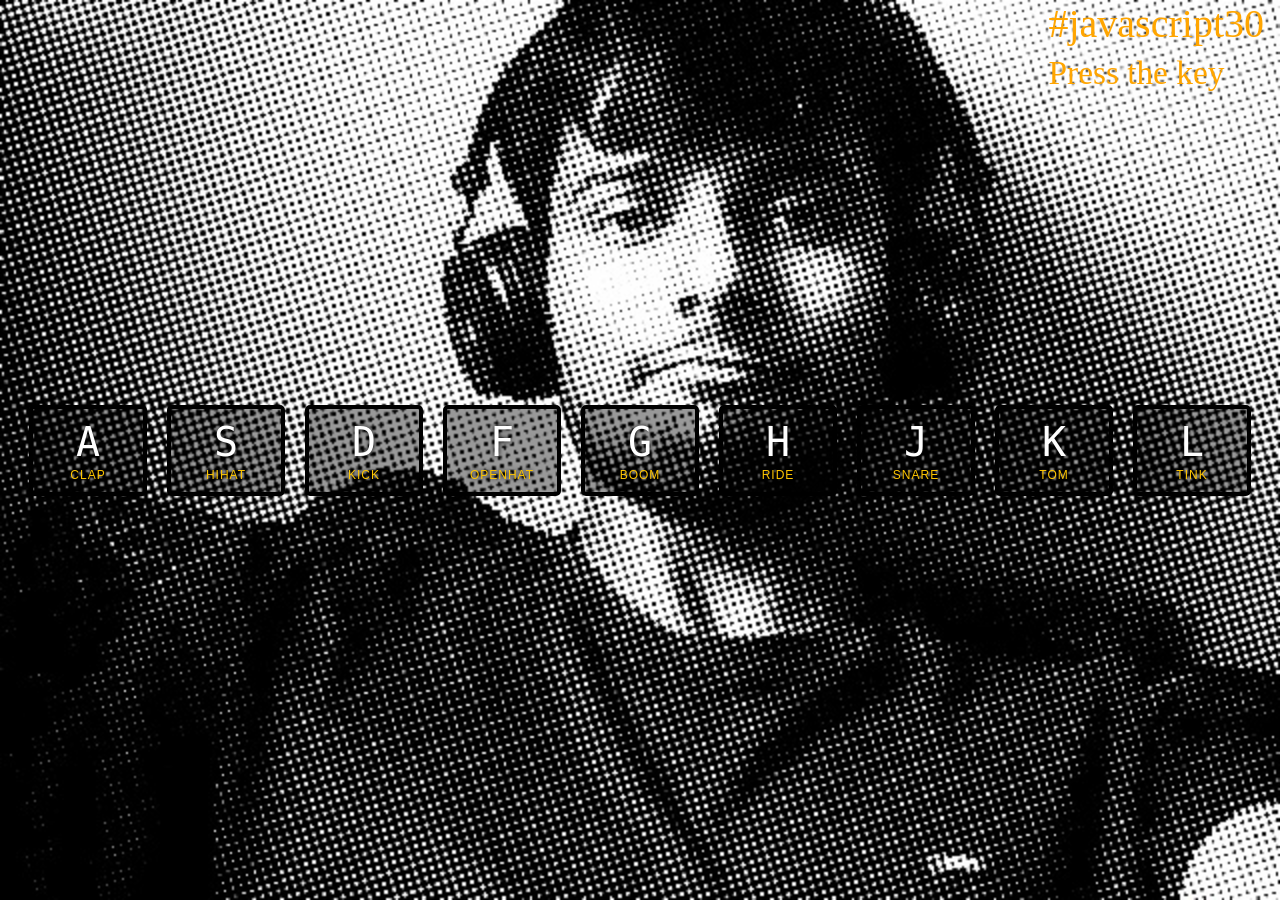
<file: index.html>
<!DOCTYPE html>
<html lang="en">
<head>
	
  <meta charset="UTF-8">
  <title>JS Drum Kit</title>
  <link rel="stylesheet" href="style.css">
 
</head>
<body>
<div class="container">
<div class="topright">#javascript30<br><small>Press the key</small> </div>


  <div class="keys" >
    <div data-key="65" class="key">
      <kbd>A</kbd>
      <span class="sound">clap</span>
    </div>
    <div data-key="83" class="key">
      <kbd>S</kbd>
      <span class="sound">hihat</span>
    </div>
    <div data-key="68" class="key">
      <kbd>D</kbd>
      <span class="sound">kick</span>
    </div>
    <div data-key="70" class="key">
      <kbd>F</kbd>
      <span class="sound">openhat</span>
    </div>
    <div data-key="71" class="key">
      <kbd>G</kbd>
      <span class="sound">boom</span>
    </div>
    <div data-key="72" class="key">
      <kbd>H</kbd>
      <span class="sound">ride</span>
    </div>
    <div data-key="74" class="key">
      <kbd>J</kbd>
      <span class="sound">snare</span>
    </div>
    <div data-key="75" class="key">
      <kbd>K</kbd>
      <span class="sound">tom</span>
    </div>
    <div data-key="76" class="key">
      <kbd>L</kbd>
      <span class="sound">tink</span>
    </div>
  </div>

  <audio data-key="65" src="sounds/clap.wav"></audio>
  <audio data-key="83" src="sounds/hihat.wav"></audio>
  <audio data-key="68" src="sounds/kick.wav"></audio>
  <audio data-key="70" src="sounds/openhat.wav"></audio>
  <audio data-key="71" src="sounds/boom.wav"></audio>
  <audio data-key="72" src="sounds/ride.wav"></audio>
  <audio data-key="74" src="sounds/snare.wav"></audio>
  <audio data-key="75" src="sounds/tom.wav"></audio>
  <audio data-key="76" src="sounds/tink.wav"></audio>

<script>
	

	function playSound(e)
	{
		const audio = document.querySelector(`audio[data-key="${e.keyCode}"]`);
		const key = document.querySelector(`.key[data-key="${e.keyCode}"]`);
		console.log(e);
		if(!audio) return;
		audio.currentTime = 0
		audio.play();
		key.classList.add('playing');

	};

	
		function removeTransition(e)
		{
			if (e.propertyName !== 'transform') return;
			this.classList.remove('playing');
		}


		const keys = document.querySelectorAll('.key');
		keys.forEach(key => key.addEventListener('transitionend',removeTransition));

		
		keys.forEach(key => key.addEventListener('click',playSound2));


		function playSound2(e)
		{
		var c = e.currentTarget.attributes['data-key'].value;
		//console.log(e);
		const audio = document.querySelector(`audio[data-key="${c}"]`);
		const key = document.querySelector(`.key[data-key="${c}"]`);
		if(!audio) return;
		audio.currentTime = 0
		audio.play();
		key.classList.add('playing');

			
		}
		


		window.addEventListener('keydown',playSound);
		
		
	
</script>
</div>

</body>
</html>
</file>
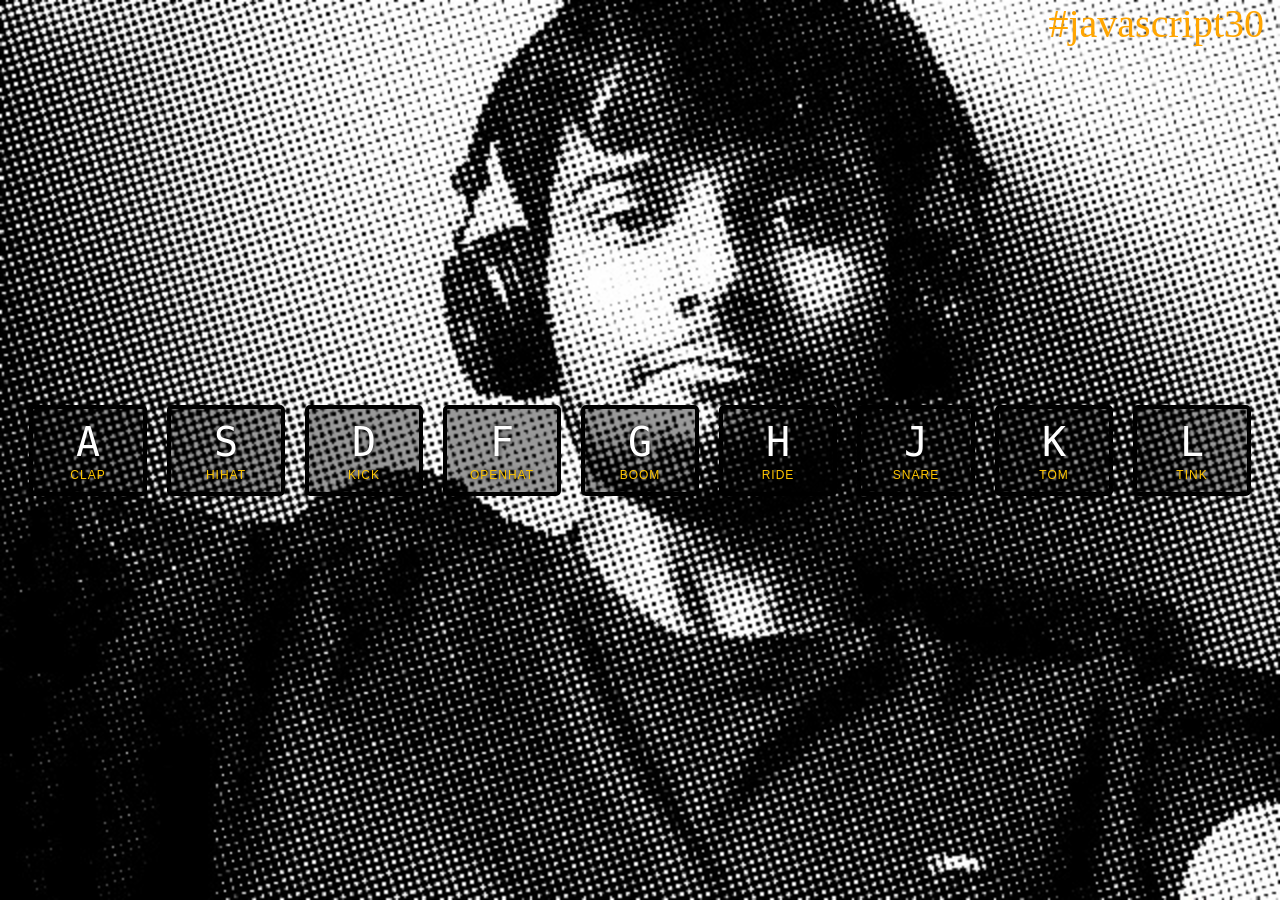
<file: javascript drum.html>
<!DOCTYPE html>
<html lang="en">
<head>
	
  <meta charset="UTF-8">
  <title>JS Drum Kit</title>
  <link rel="stylesheet" href="style.css">
</head>
<body>
<div class="container">
<div class="topright">#javascript30</div>

  <div class="keys">
    <div data-key="65" class="key">
      <kbd>A</kbd>
      <span class="sound">clap</span>
    </div>
    <div data-key="83" class="key">
      <kbd>S</kbd>
      <span class="sound">hihat</span>
    </div>
    <div data-key="68" class="key">
      <kbd>D</kbd>
      <span class="sound">kick</span>
    </div>
    <div data-key="70" class="key">
      <kbd>F</kbd>
      <span class="sound">openhat</span>
    </div>
    <div data-key="71" class="key">
      <kbd>G</kbd>
      <span class="sound">boom</span>
    </div>
    <div data-key="72" class="key">
      <kbd>H</kbd>
      <span class="sound">ride</span>
    </div>
    <div data-key="74" class="key">
      <kbd>J</kbd>
      <span class="sound">snare</span>
    </div>
    <div data-key="75" class="key">
      <kbd>K</kbd>
      <span class="sound">tom</span>
    </div>
    <div data-key="76" class="key">
      <kbd>L</kbd>
      <span class="sound">tink</span>
    </div>
  </div>

  <audio data-key="65" src="sounds/clap.wav"></audio>
  <audio data-key="83" src="sounds/hihat.wav"></audio>
  <audio data-key="68" src="sounds/kick.wav"></audio>
  <audio data-key="70" src="sounds/openhat.wav"></audio>
  <audio data-key="71" src="sounds/boom.wav"></audio>
  <audio data-key="72" src="sounds/ride.wav"></audio>
  <audio data-key="74" src="sounds/snare.wav"></audio>
  <audio data-key="75" src="sounds/tom.wav"></audio>
  <audio data-key="76" src="sounds/tink.wav"></audio>

<script>
	

	function playSound(e)
	{
		const audio = document.querySelector(`audio[data-key="${e.keyCode}"]`);
		const key = document.querySelector(`.key[data-key="${e.keyCode}"]`);
		
		if(!audio) return;
		audio.currentTime = 0
		audio.play();
		key.classList.add('playing');

	};


		function removeTransition(e)
		{
			if (e.propertyName !== 'transform') return;
			this.classList.remove('playing');
		}
		const keys = document.querySelectorAll('.key');
		keys.forEach(key => key.addEventListener('transitionend',removeTransition));

		window.addEventListener('keydown',playSound);
	
</script>
</div>

</body>
</html>
</file>
<file: style.css>
html {
  font-size: 10px;
  background: url('drum.jpg') ;
  background-size: cover;
}


body,html {
  margin: 0;
  padding: 0;
  font-family: sans-serif;
}
.topright
{
  position: absolute;
  font-size: 40px;
  color: orange;
  margin-top: 90px;
  right: 16px;
  top: -90px;
  font-family: fantasy;
}
.container {
    position: relative;
}
.keys {
  display: flex;
  flex: 1;
  min-height: 100vh;
  align-items: center;
  justify-content: center;
}

.key {
  border: .4rem solid black;
  border-radius: .5rem;
  margin: 1rem;
  font-size: 1.5rem;
  padding: 1rem .5rem;
  transition: all .07s ease;
  width: 10rem;
  text-align: center;
  color: white;
  background: rgba(0,0,0,0.4);
  text-shadow: 0 0 .5rem black;
}

.playing {
  transform: scale(1.1);
  border-color: #ffc600;
  box-shadow: 0 0 1rem #ffc600;
}

kbd {
  display: block;
  font-size: 4rem;
}

.sound {
  font-size: 1.2rem;
  text-transform: uppercase;
  letter-spacing: .1rem;
  color: #ffc600;
}
</file>
